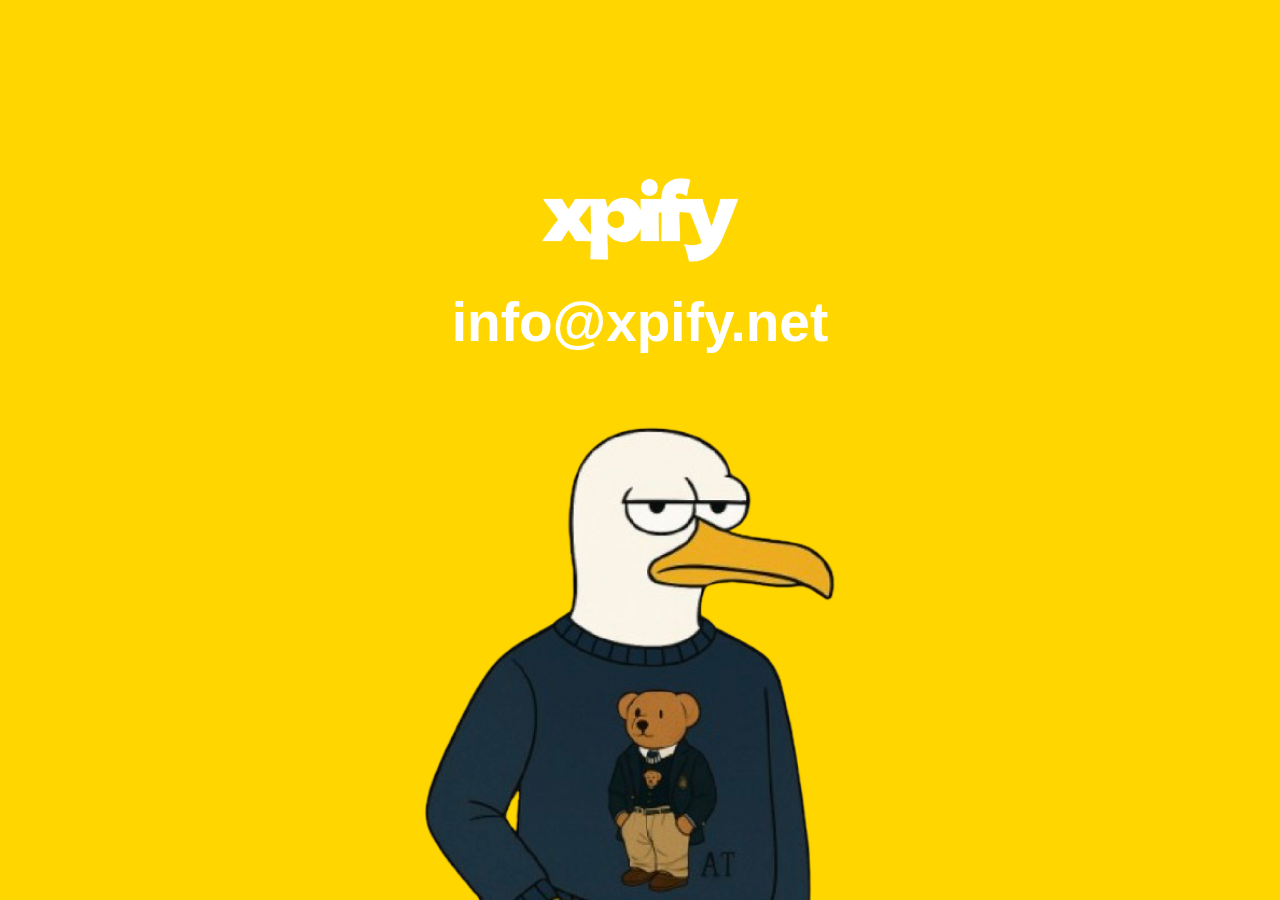
<file: contact.html>
<!DOCTYPE html>
<html lang="en">
  <head>
    <link rel="icon" type="image/png" href="/favicon-96x96.png" sizes="96x96" />
    <link rel="icon" type="image/svg+xml" href="/favicon.svg" />
    <link rel="shortcut icon" href="/favicon.ico" />
    <link rel="apple-touch-icon" sizes="180x180" href="/apple-touch-icon.png" />
    <meta name="apple-mobile-web-app-title" content="xpify" />
    <link rel="manifest" href="/site.webmanifest" />
    <meta charset="UTF-8" />
    <meta name="viewport" content="width=device-width, initial-scale=1.0" />
    <title>Contact Us - Xpify</title>
    <style>
      body {
        margin: 0;
        padding: 0;
        font-family: "Segoe UI", sans-serif;
        background-color: #ffd600;
        height: 100vh;
        display: flex;
        flex-direction: column;
        justify-content: space-between;
        align-items: center;
      }

      .text-content {
        margin-top: 80px;
        text-align: center;
        color: white;
      }

      .text-content h1 {
        font-size: 60px;
        font-weight: 700;
        margin: 0;
      }

      .text-content img {
        max-width: 280px;
        height: auto;
        display: block;
        margin: 0 auto;
        margin-bottom: -70px;
      }

      .text-content p {
        font-size: 55px;
        font-weight: 600;
        margin: 0px 0 0 0;
      }

      .bottom-image {
        width: 600px;
      }
      @media (max-width: 410px) {
        .text-content p {
          font-size: 40px;
        }
      }
    </style>
  </head>
  <body>
    <div class="text-content">
      <img src="xpify.png" alt="xpify" />
      <p>info@xpify.net</p>
    </div>

    <img src="contact.png" alt="Friendly animal mascot" class="bottom-image" />
  </body>
</html>
</file>
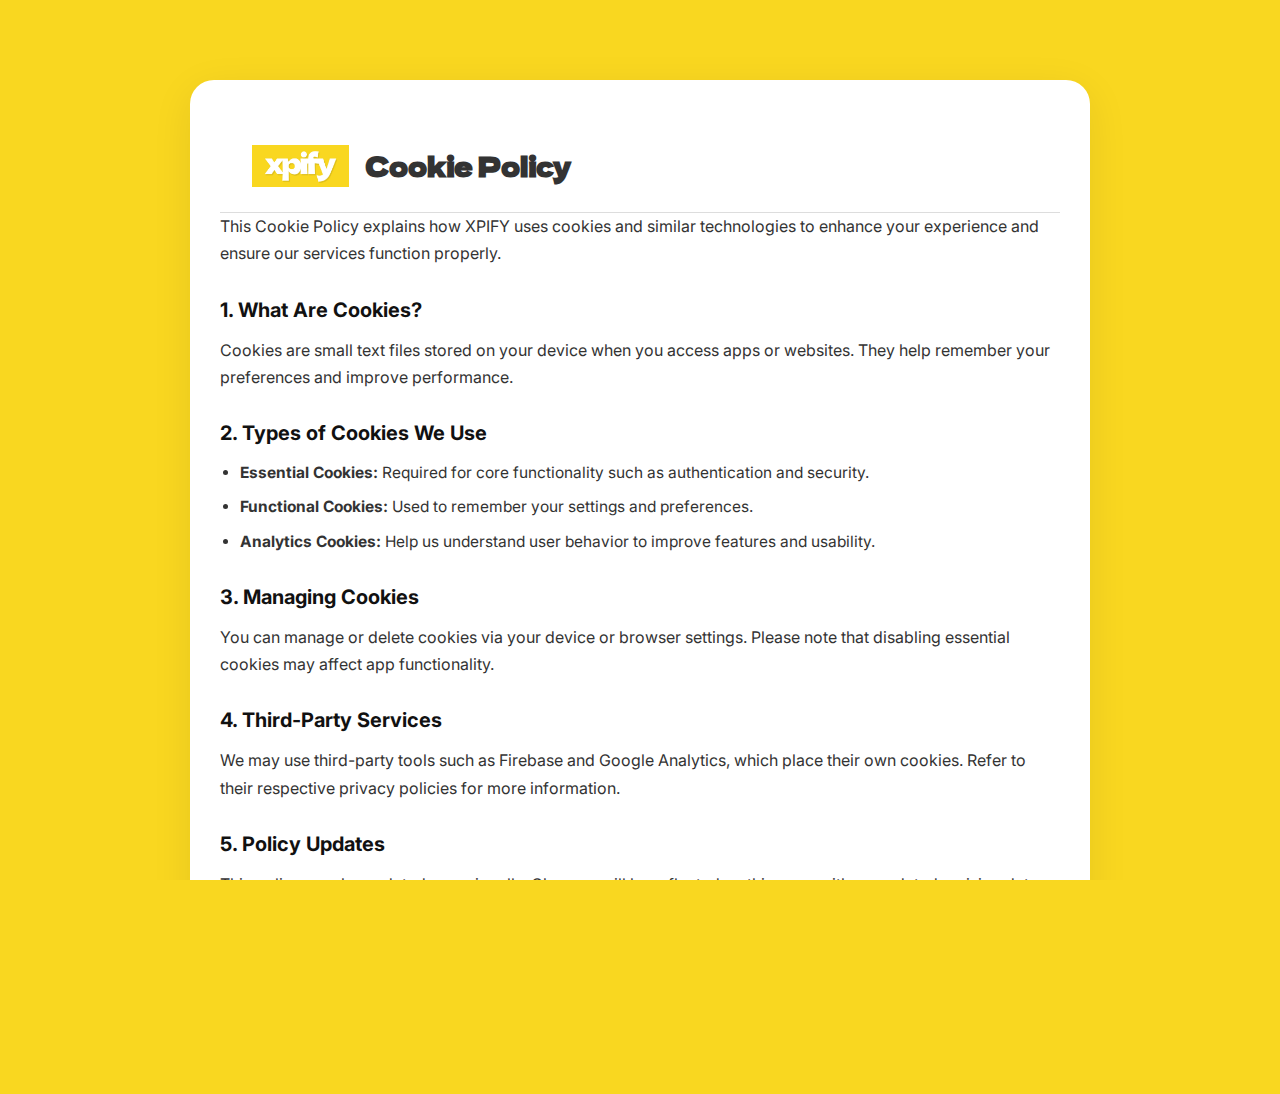
<file: cookies.html>
<!DOCTYPE html>
<html lang="en">
  <head>
    <link rel="icon" type="image/png" href="/favicon-96x96.png" sizes="96x96" />
    <link rel="icon" type="image/svg+xml" href="/favicon.svg" />
    <link rel="shortcut icon" href="/favicon.ico" />
    <link rel="apple-touch-icon" sizes="180x180" href="/apple-touch-icon.png" />
    <meta name="apple-mobile-web-app-title" content="xpify" />
    <link rel="manifest" href="/site.webmanifest" />
    <meta charset="UTF-8" />
    <meta name="viewport" content="width=device-width, initial-scale=1.0" />
    <title>Cookie Policy - Xpify</title>
    <link rel="stylesheet" href="footer.css" />
    <link rel="preconnect" href="https://fonts.googleapis.com" />
    <link rel="preconnect" href="https://fonts.gstatic.com" crossorigin />
    <link
      href="https://fonts.googleapis.com/css2?family=Inter:wght@400;600&family=Dela+Gothic+One&display=swap"
      rel="stylesheet"
    />
  </head>
  <body>
    <div class="tos-wrapper">
      <header>
        <img src="xpifyfoot.png" alt="xpify" />
        <h2>Cookie Policy</h2>
      </header>
      <main>
        <section class="tos-content">
          <p>
            This Cookie Policy explains how XPIFY uses cookies and similar technologies to enhance your experience and ensure our services function properly.
          </p>

          <h3>1. What Are Cookies?</h3>
          <p>
            Cookies are small text files stored on your device when you access apps or websites. They help remember your preferences and improve performance.
          </p>

          <h3>2. Types of Cookies We Use</h3>
          <ul>
            <li>
              <strong>Essential Cookies:</strong> Required for core functionality such as authentication and security.
            </li>
            <li>
              <strong>Functional Cookies:</strong> Used to remember your settings and preferences.
            </li>
            <li>
              <strong>Analytics Cookies:</strong> Help us understand user behavior to improve features and usability.
            </li>
          </ul>

          <h3>3. Managing Cookies</h3>
          <p>
            You can manage or delete cookies via your device or browser settings. Please note that disabling essential cookies may affect app functionality.
          </p>

          <h3>4. Third-Party Services</h3>
          <p>
            We may use third-party tools such as Firebase and Google Analytics, which place their own cookies. Refer to their respective privacy policies for more information.
          </p>

          <h3>5. Policy Updates</h3>
          <p>
            This policy may be updated occasionally. Changes will be reflected on this page with an updated revision date.
          </p>

          <h3>6. Contact</h3>
          <p>
            For any questions or concerns about our use of cookies, please contact us through the app's support section.
          </p>
        </section>
      </main>
    </div>
  </body>
</html>
</file>
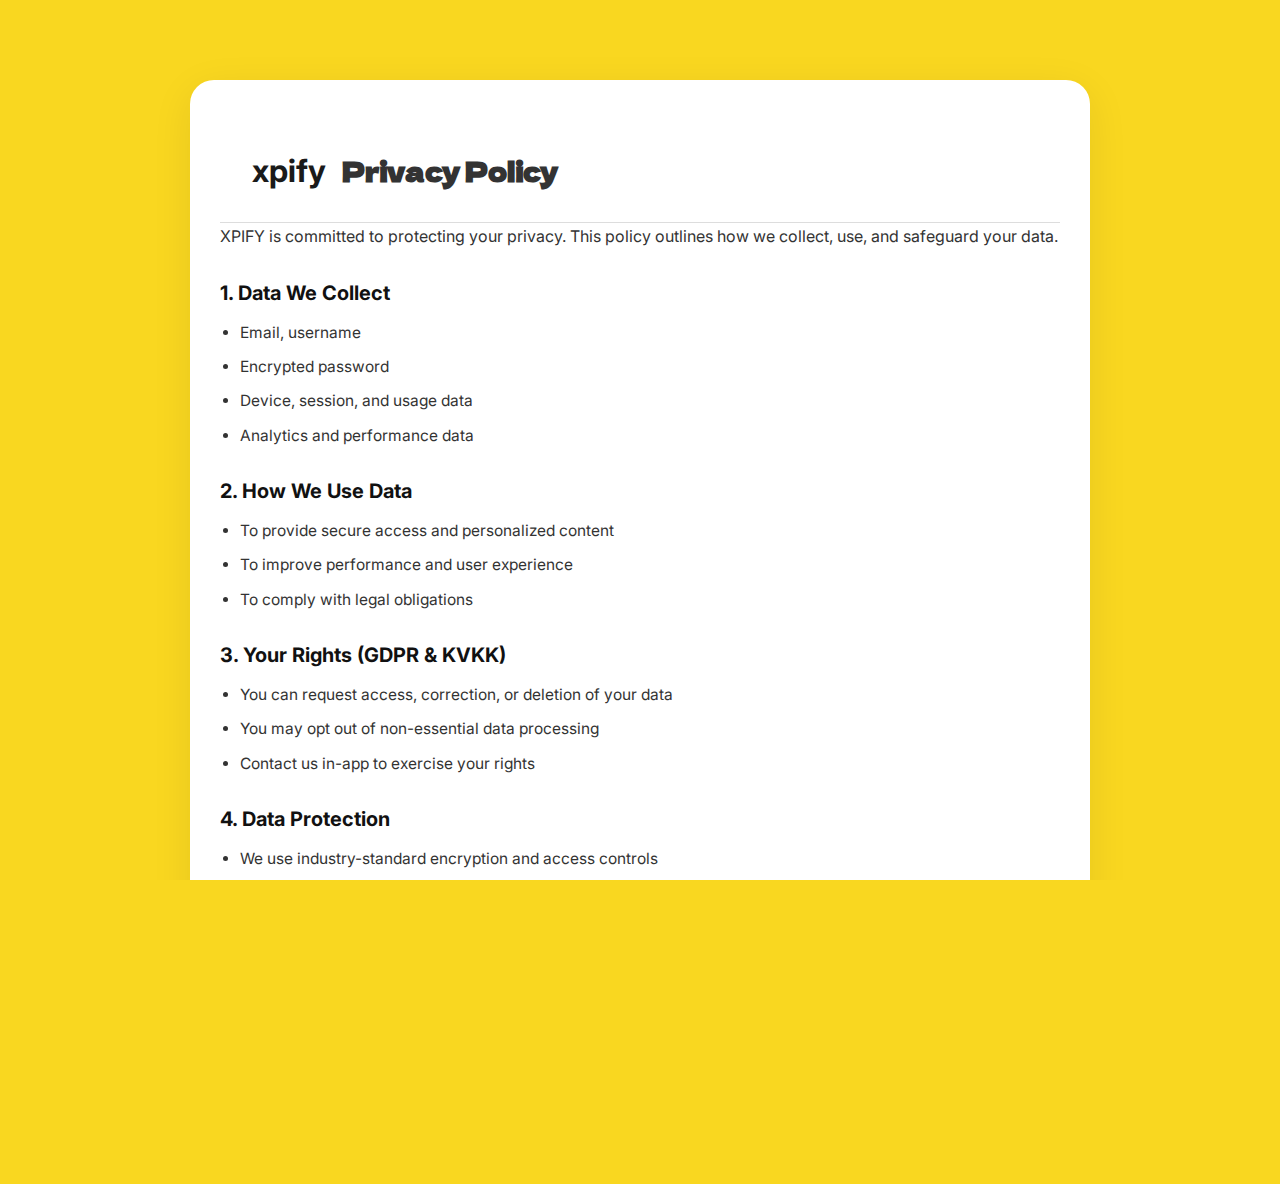
<file: privacy.html>
<!DOCTYPE html>
<html lang="en">
  <head>
    <link rel="icon" type="image/png" href="/favicon-96x96.png" sizes="96x96" />
    <link rel="icon" type="image/svg+xml" href="/favicon.svg" />
    <link rel="shortcut icon" href="/favicon.ico" />
    <link rel="apple-touch-icon" sizes="180x180" href="/apple-touch-icon.png" />
    <meta name="apple-mobile-web-app-title" content="xpify" />
    <link rel="manifest" href="/site.webmanifest" />
    <meta charset="UTF-8" />
    <meta name="viewport" content="width=device-width, initial-scale=1.0" />
    <title>Privacy Policy - Xpify</title>
    <link rel="stylesheet" href="footer.css" />
    <link rel="preconnect" href="https://fonts.googleapis.com" />
    <link rel="preconnect" href="https://fonts.gstatic.com" crossorigin />
    <link
      href="https://fonts.googleapis.com/css2?family=Inter:wght@400;600&family=Dela+Gothic+One&display=swap"
      rel="stylesheet"
    />
  </head>
  <body>
    <div class="tos-wrapper">
      <header>
        <h1>xpify</h1>
        <h2>Privacy Policy</h2>
      </header>
      <main>
        <section class="tos-content">
          <p>
            XPIFY is committed to protecting your privacy. This policy outlines
            how we collect, use, and safeguard your data.
          </p>

          <h3>1. Data We Collect</h3>
          <ul>
            <li>Email, username</li>
            <li>Encrypted password</li>
            <li>Device, session, and usage data</li>
            <li>Analytics and performance data</li>
          </ul>

          <h3>2. How We Use Data</h3>
          <ul>
            <li>To provide secure access and personalized content</li>
            <li>To improve performance and user experience</li>
            <li>To comply with legal obligations</li>
          </ul>

          <h3>3. Your Rights (GDPR & KVKK)</h3>
          <ul>
            <li>
              You can request access, correction, or deletion of your data
            </li>
            <li>You may opt out of non-essential data processing</li>
            <li>Contact us in-app to exercise your rights</li>
          </ul>

          <h3>4. Data Protection</h3>
          <ul>
            <li>We use industry-standard encryption and access controls</li>
            <li>Passwords are never stored in plain text</li>
          </ul>

          <h3>5. Retention</h3>
          <ul>
            <li>We retain your data only as long as necessary</li>
            <li>Or as required by applicable law</li>
          </ul>

          <p>If you have any concerns, please contact us via the app.</p>
        </section>
      </main>
    </div>
  </body>
</html>
</file>
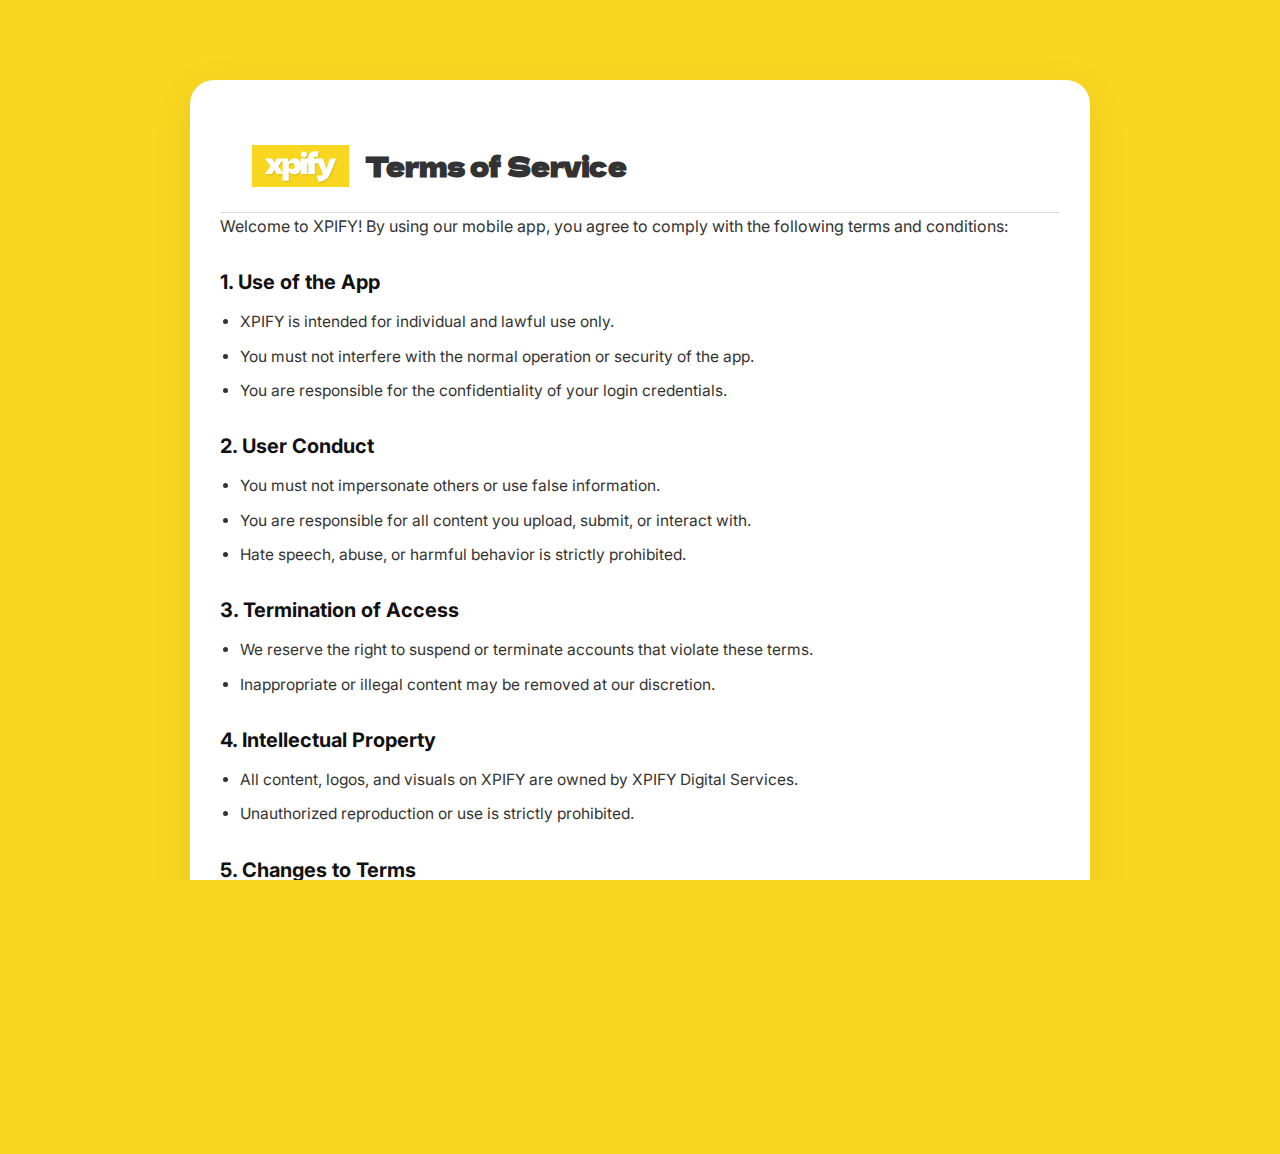
<file: terms.html>
<!DOCTYPE html>
<html lang="en">
  <head>
    <link rel="icon" type="image/png" href="/favicon-96x96.png" sizes="96x96" />
    <link rel="icon" type="image/svg+xml" href="/favicon.svg" />
    <link rel="shortcut icon" href="/favicon.ico" />
    <link rel="apple-touch-icon" sizes="180x180" href="/apple-touch-icon.png" />
    <meta name="apple-mobile-web-app-title" content="xpify" />
    <link rel="manifest" href="/site.webmanifest" />
    <meta charset="UTF-8" />
    <meta name="viewport" content="width=device-width, initial-scale=1.0" />
    <title>Terms of Service - Xpify</title>
    <link rel="stylesheet" href="footer.css" />
    <link rel="preconnect" href="https://fonts.googleapis.com" />
    <link rel="preconnect" href="https://fonts.gstatic.com" crossorigin />
    <link
      href="https://fonts.googleapis.com/css2?family=Inter:wght@400;600&family=Dela+Gothic+One&display=swap"
      rel="stylesheet"
    />
  </head>
  <body>
    <div class="tos-wrapper">
      <header>
        <img src="xpifyfoot.png" alt="xpify" />
        <h2>Terms of Service</h2>
      </header>
      <main>
        <section class="tos-content">
          <p>
            Welcome to XPIFY! By using our mobile app, you agree to comply with the following terms and conditions:
          </p>

          <h3>1. Use of the App</h3>
          <ul>
            <li>XPIFY is intended for individual and lawful use only.</li>
            <li>You must not interfere with the normal operation or security of the app.</li>
            <li>You are responsible for the confidentiality of your login credentials.</li>
          </ul>

          <h3>2. User Conduct</h3>
          <ul>
            <li>You must not impersonate others or use false information.</li>
            <li>You are responsible for all content you upload, submit, or interact with.</li>
            <li>Hate speech, abuse, or harmful behavior is strictly prohibited.</li>
          </ul>

          <h3>3. Termination of Access</h3>
          <ul>
            <li>We reserve the right to suspend or terminate accounts that violate these terms.</li>
            <li>Inappropriate or illegal content may be removed at our discretion.</li>
          </ul>

          <h3>4. Intellectual Property</h3>
          <ul>
            <li>All content, logos, and visuals on XPIFY are owned by XPIFY Digital Services.</li>
            <li>Unauthorized reproduction or use is strictly prohibited.</li>
          </ul>

          <h3>5. Changes to Terms</h3>
          <ul>
            <li>These terms may be updated occasionally. Updates will be posted here.</li>
            <li>By continuing to use the app, you agree to the latest version of the terms.</li>
          </ul>

          <h3>6. Contact</h3>
          <p>
            For any questions regarding these Terms of Service, you can reach us via the app’s support section.
          </p>
        </section>
      </main>
    </div>
  </body>
</html>
</file>
<file: footer.css>
* {
  box-sizing: border-box;
  margin: 0;
  padding: 0;
}

html, body {
  height: 100%;
  width: 100%;
  font-family: 'Inter', sans-serif;
  background-color: #f9d720;
  color: #1a1a1a;
  line-height: 1.7;
  overflow-x: hidden;
  padding: 20px;
}

.tos-wrapper {
  max-width: 900px;
  margin: 40px auto;
  background-color: #ffffff;
  border-radius: 24px;
  box-shadow: 0 10px 40px rgba(0, 0, 0, 0.08);
  padding: 40px 30px;
}

.tos-content p {
  font-size: 16px;
  color: #333;
  margin-bottom: 20px;
}

.tos-content h3 {
  font-size: 20px;
  color: #111;
  margin-top: 25px;
  margin-bottom: 10px;
}

.tos-content ul {
  list-style: disc;
  padding-left: 20px;
  margin-bottom: 20px;
}

.tos-content li {
  font-size: 15.5px;
  margin-bottom: 8px;
  color: #333;
}

.contact-card {
  background: #fff5b7;
  padding: 20px;
  border-radius: 16px;
  text-align: center;
  margin: 30px 0;
  box-shadow: 0 6px 20px rgba(0, 0, 0, 0.05);
}

.contact-email {
  display: inline-block;
  margin-top: 10px;
  font-size: 18px;
  font-weight: 600;
  color: #1a1a1a;
  text-decoration: none;
  background-color: #f9d720;
  padding: 10px 20px;
  border-radius: 30px;
  transition: background-color 0.3s ease;
}

.contact-email:hover {
  background-color: #ffe577;
}

.tos-wrapper header {
  display: flex;
  align-items: center;
  padding: 24px 32px;
  background-color: #ffffff;
  border-bottom: 1px solid #ddd;
  gap: 16px;
}

.tos-wrapper header img {
  height: 42px;
  width: auto;
}

.tos-wrapper header h2 {
  font-family: 'Dela Gothic One', sans-serif;
  font-size: 26px;
  margin: 0;
  color: #333;
}


@media (max-width: 600px) {
  .tos-wrapper header {
    flex-direction: column;
    text-align: center;
  }
}




@media (max-width: 768px) {
  .tos-wrapper {
    padding: 30px 20px;
    margin: 20px;
  }

  header h1 {
    font-size: 32px;
  }

  header h2 {
    font-size: 20px;
  }

  .tos-content p,
  .tos-content li {
    font-size: 15px;
  }

  .tos-content h3 {
    font-size: 18px;
  }
}
</file>
